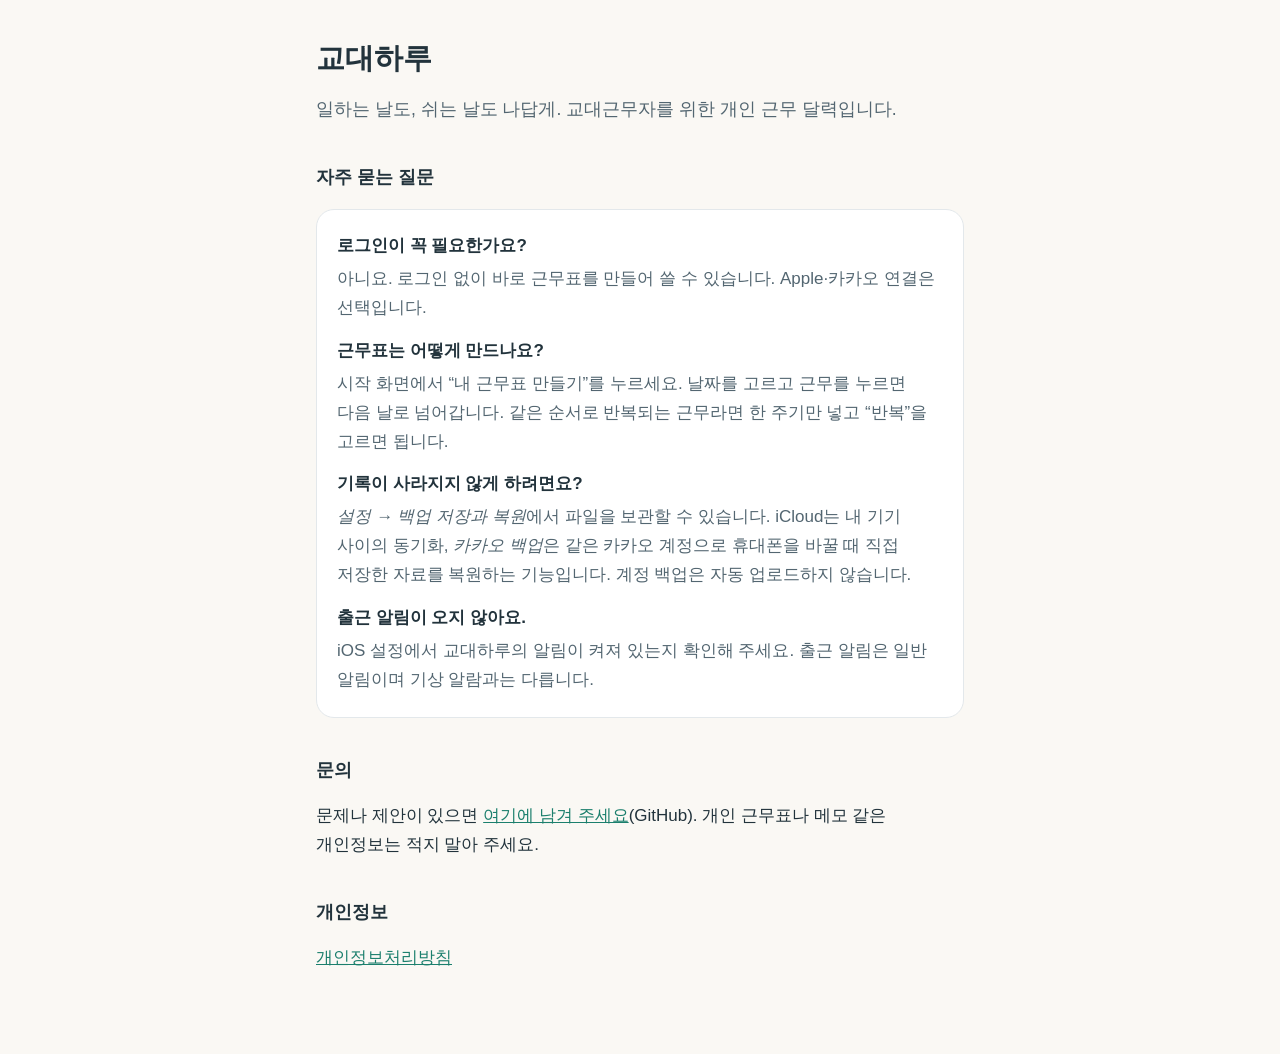
<file: index.html>
<!doctype html>
<html lang="ko">
<head>
<meta charset="utf-8">
<meta name="viewport" content="width=device-width, initial-scale=1">
<title>교대하루 지원</title>
<meta name="description" content="교대하루 앱 지원과 문의">
<link rel="stylesheet" href="style.css">
</head>
<body>
<main>
<h1>교대하루</h1>
<p class="lead">일하는 날도, 쉬는 날도 나답게. 교대근무자를 위한 개인 근무 달력입니다.</p>

<h2>자주 묻는 질문</h2>
<dl>
<dt>로그인이 꼭 필요한가요?</dt>
<dd>아니요. 로그인 없이 바로 근무표를 만들어 쓸 수 있습니다. Apple·카카오 연결은 선택입니다.</dd>
<dt>근무표는 어떻게 만드나요?</dt>
<dd>시작 화면에서 “내 근무표 만들기”를 누르세요. 날짜를 고르고 근무를 누르면 다음 날로 넘어갑니다. 같은 순서로 반복되는 근무라면 한 주기만 넣고 “반복”을 고르면 됩니다.</dd>
<dt>기록이 사라지지 않게 하려면요?</dt>
<dd><em>설정 → 백업 저장과 복원</em>에서 파일을 보관할 수 있습니다. iCloud는 내 기기 사이의 동기화, <em>카카오 백업</em>은 같은 카카오 계정으로 휴대폰을 바꿀 때 직접 저장한 자료를 복원하는 기능입니다. 계정 백업은 자동 업로드하지 않습니다.</dd>
<dt>출근 알림이 오지 않아요.</dt>
<dd>iOS 설정에서 교대하루의 알림이 켜져 있는지 확인해 주세요. 출근 알림은 일반 알림이며 기상 알람과는 다릅니다.</dd>
</dl>

<h2>문의</h2>
<p>문제나 제안이 있으면 <a href="https://github.com/twd412412-ux/gyodaeharu/issues">여기에 남겨 주세요</a>(GitHub). 개인 근무표나 메모 같은 개인정보는 적지 말아 주세요.</p>

<h2>개인정보</h2>
<p><a href="privacy.html">개인정보처리방침</a></p>
</main>
</body>
</html>
</file>
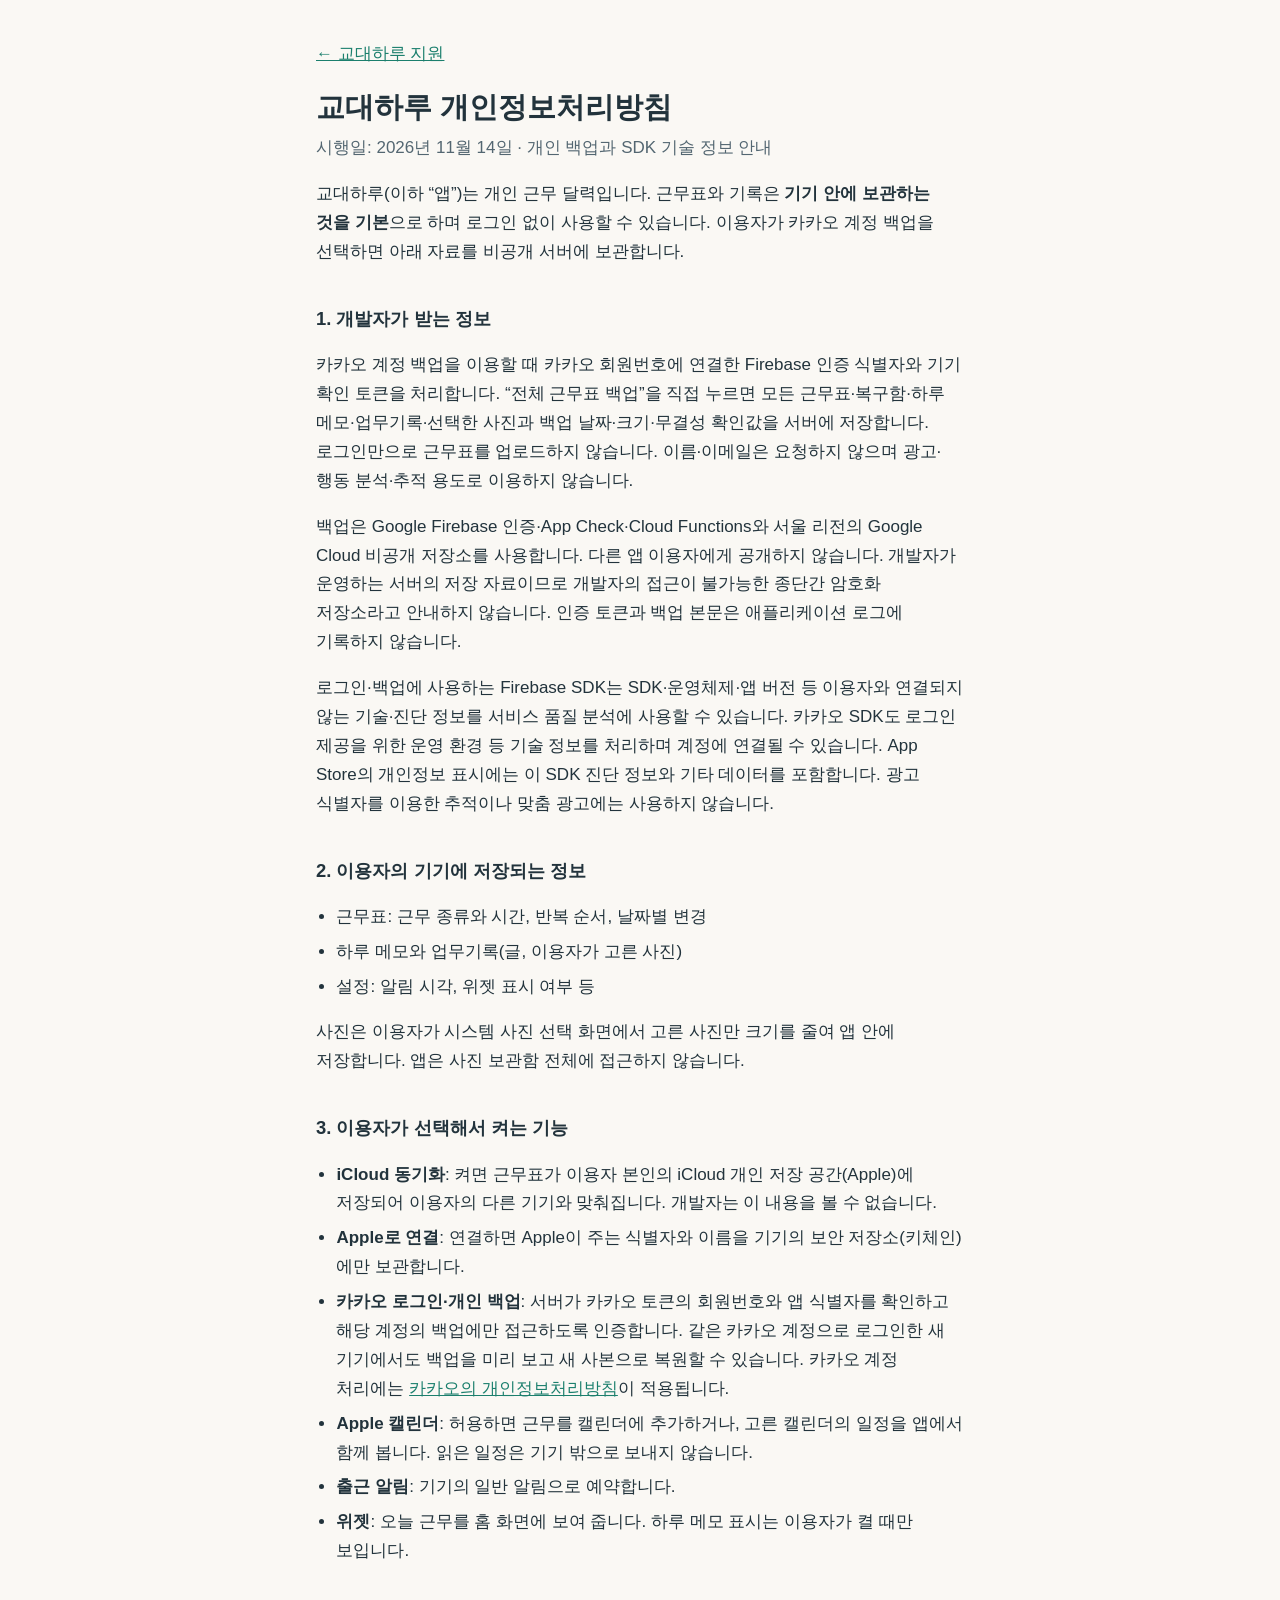
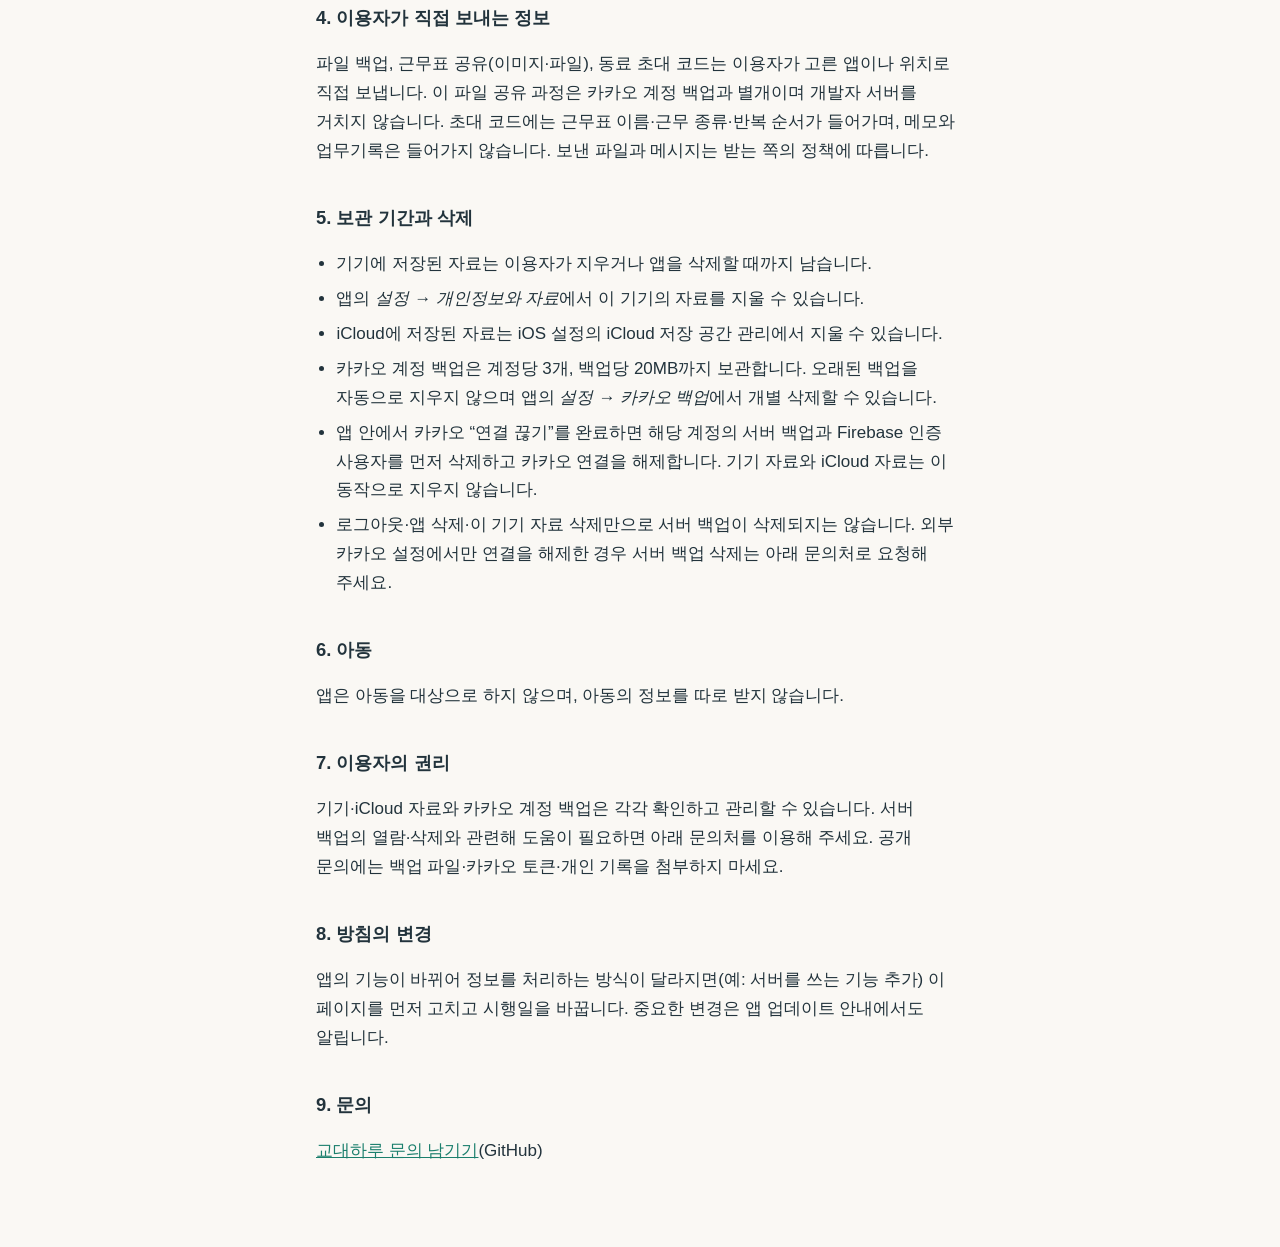
<file: privacy.html>
<!doctype html>
<html lang="ko">
<head>
<meta charset="utf-8">
<meta name="viewport" content="width=device-width, initial-scale=1">
<title>교대하루 개인정보처리방침</title>
<meta name="description" content="교대하루 앱의 개인정보처리방침">
<link rel="stylesheet" href="style.css">
</head>
<body>
<main>
<p class="back"><a href="./">← 교대하루 지원</a></p>
<h1>교대하루 개인정보처리방침</h1>
<p class="meta">시행일: 2026년 11월 14일 · 개인 백업과 SDK 기술 정보 안내</p>

<p>교대하루(이하 “앱”)는 개인 근무 달력입니다. 근무표와 기록은 <strong>기기 안에 보관하는 것을 기본</strong>으로 하며 로그인 없이 사용할 수 있습니다. 이용자가 카카오 계정 백업을 선택하면 아래 자료를 비공개 서버에 보관합니다.</p>

<h2>1. 개발자가 받는 정보</h2>
<p>카카오 계정 백업을 이용할 때 카카오 회원번호에 연결한 Firebase 인증 식별자와 기기 확인 토큰을 처리합니다. “전체 근무표 백업”을 직접 누르면 모든 근무표·복구함·하루 메모·업무기록·선택한 사진과 백업 날짜·크기·무결성 확인값을 서버에 저장합니다. 로그인만으로 근무표를 업로드하지 않습니다. 이름·이메일은 요청하지 않으며 광고·행동 분석·추적 용도로 이용하지 않습니다.</p>
<p>백업은 Google Firebase 인증·App Check·Cloud Functions와 서울 리전의 Google Cloud 비공개 저장소를 사용합니다. 다른 앱 이용자에게 공개하지 않습니다. 개발자가 운영하는 서버의 저장 자료이므로 개발자의 접근이 불가능한 종단간 암호화 저장소라고 안내하지 않습니다. 인증 토큰과 백업 본문은 애플리케이션 로그에 기록하지 않습니다.</p>

<p>로그인·백업에 사용하는 Firebase SDK는 SDK·운영체제·앱 버전 등 이용자와 연결되지 않는 기술·진단 정보를 서비스 품질 분석에 사용할 수 있습니다. 카카오 SDK도 로그인 제공을 위한 운영 환경 등 기술 정보를 처리하며 계정에 연결될 수 있습니다. App Store의 개인정보 표시에는 이 SDK 진단 정보와 기타 데이터를 포함합니다. 광고 식별자를 이용한 추적이나 맞춤 광고에는 사용하지 않습니다.</p>

<h2>2. 이용자의 기기에 저장되는 정보</h2>
<ul>
<li>근무표: 근무 종류와 시간, 반복 순서, 날짜별 변경</li>
<li>하루 메모와 업무기록(글, 이용자가 고른 사진)</li>
<li>설정: 알림 시각, 위젯 표시 여부 등</li>
</ul>
<p>사진은 이용자가 시스템 사진 선택 화면에서 고른 사진만 크기를 줄여 앱 안에 저장합니다. 앱은 사진 보관함 전체에 접근하지 않습니다.</p>

<h2>3. 이용자가 선택해서 켜는 기능</h2>
<ul>
<li><strong>iCloud 동기화</strong>: 켜면 근무표가 이용자 본인의 iCloud 개인 저장 공간(Apple)에 저장되어 이용자의 다른 기기와 맞춰집니다. 개발자는 이 내용을 볼 수 없습니다.</li>
<li><strong>Apple로 연결</strong>: 연결하면 Apple이 주는 식별자와 이름을 기기의 보안 저장소(키체인)에만 보관합니다.</li>
<li><strong>카카오 로그인·개인 백업</strong>: 서버가 카카오 토큰의 회원번호와 앱 식별자를 확인하고 해당 계정의 백업에만 접근하도록 인증합니다. 같은 카카오 계정으로 로그인한 새 기기에서도 백업을 미리 보고 새 사본으로 복원할 수 있습니다. 카카오 계정 처리에는 <a href="https://www.kakao.com/policy/privacy">카카오의 개인정보처리방침</a>이 적용됩니다.</li>
<li><strong>Apple 캘린더</strong>: 허용하면 근무를 캘린더에 추가하거나, 고른 캘린더의 일정을 앱에서 함께 봅니다. 읽은 일정은 기기 밖으로 보내지 않습니다.</li>
<li><strong>출근 알림</strong>: 기기의 일반 알림으로 예약합니다.</li>
<li><strong>위젯</strong>: 오늘 근무를 홈 화면에 보여 줍니다. 하루 메모 표시는 이용자가 켤 때만 보입니다.</li>
</ul>

<h2>4. 이용자가 직접 보내는 정보</h2>
<p>파일 백업, 근무표 공유(이미지·파일), 동료 초대 코드는 이용자가 고른 앱이나 위치로 직접 보냅니다. 이 파일 공유 과정은 카카오 계정 백업과 별개이며 개발자 서버를 거치지 않습니다. 초대 코드에는 근무표 이름·근무 종류·반복 순서가 들어가며, 메모와 업무기록은 들어가지 않습니다. 보낸 파일과 메시지는 받는 쪽의 정책에 따릅니다.</p>

<h2>5. 보관 기간과 삭제</h2>
<ul>
<li>기기에 저장된 자료는 이용자가 지우거나 앱을 삭제할 때까지 남습니다.</li>
<li>앱의 <em>설정 → 개인정보와 자료</em>에서 이 기기의 자료를 지울 수 있습니다.</li>
<li>iCloud에 저장된 자료는 iOS 설정의 iCloud 저장 공간 관리에서 지울 수 있습니다.</li>
<li>카카오 계정 백업은 계정당 3개, 백업당 20MB까지 보관합니다. 오래된 백업을 자동으로 지우지 않으며 앱의 <em>설정 → 카카오 백업</em>에서 개별 삭제할 수 있습니다.</li>
<li>앱 안에서 카카오 “연결 끊기”를 완료하면 해당 계정의 서버 백업과 Firebase 인증 사용자를 먼저 삭제하고 카카오 연결을 해제합니다. 기기 자료와 iCloud 자료는 이 동작으로 지우지 않습니다.</li>
<li>로그아웃·앱 삭제·이 기기 자료 삭제만으로 서버 백업이 삭제되지는 않습니다. 외부 카카오 설정에서만 연결을 해제한 경우 서버 백업 삭제는 아래 문의처로 요청해 주세요.</li>
</ul>

<h2>6. 아동</h2>
<p>앱은 아동을 대상으로 하지 않으며, 아동의 정보를 따로 받지 않습니다.</p>

<h2>7. 이용자의 권리</h2>
<p>기기·iCloud 자료와 카카오 계정 백업은 각각 확인하고 관리할 수 있습니다. 서버 백업의 열람·삭제와 관련해 도움이 필요하면 아래 문의처를 이용해 주세요. 공개 문의에는 백업 파일·카카오 토큰·개인 기록을 첨부하지 마세요.</p>

<h2>8. 방침의 변경</h2>
<p>앱의 기능이 바뀌어 정보를 처리하는 방식이 달라지면(예: 서버를 쓰는 기능 추가) 이 페이지를 먼저 고치고 시행일을 바꿉니다. 중요한 변경은 앱 업데이트 안내에서도 알립니다.</p>

<h2>9. 문의</h2>
<p><a href="https://github.com/twd412412-ux/gyodaeharu/issues">교대하루 문의 남기기</a>(GitHub)</p>
</main>
</body>
</html>
</file>
<file: style.css>
:root {
  --canvas: #faf8f4;
  --surface: #ffffff;
  --ink: #22333c;
  --secondary: #536671;
  --action: #1b7f6d;
  --line: #e3e8eb;
}
@media (prefers-color-scheme: dark) {
  :root {
    --canvas: #171d22;
    --surface: #222c33;
    --ink: #f4f7f9;
    --secondary: #c1cfd6;
    --action: #6fd3bd;
    --line: #34424b;
  }
}
* { box-sizing: border-box; }
body {
  margin: 0;
  background: var(--canvas);
  color: var(--ink);
  font: 17px/1.7 -apple-system, BlinkMacSystemFont, "Apple SD Gothic Neo", "Noto Sans KR", sans-serif;
  word-break: keep-all;
}
main {
  max-width: 680px;
  margin: 0 auto;
  padding: 40px 16px 64px;
}
h1 { font-size: 1.8rem; line-height: 1.3; margin: 0 0 8px; }
h2 { font-size: 1.15rem; margin: 36px 0 8px; }
p, li, dd { color: var(--ink); }
.lead { font-size: 1.1rem; color: var(--secondary); }
.meta { color: var(--secondary); margin-top: 0; }
.back { margin: 0 0 20px; }
a { color: var(--action); }
ul { padding-left: 1.2em; }
li { margin: 6px 0; }
dl { background: var(--surface); border: 1px solid var(--line); border-radius: 18px; padding: 8px 20px; }
dt { font-weight: 700; margin-top: 14px; }
dd { margin: 4px 0 14px; color: var(--secondary); }
</file>
